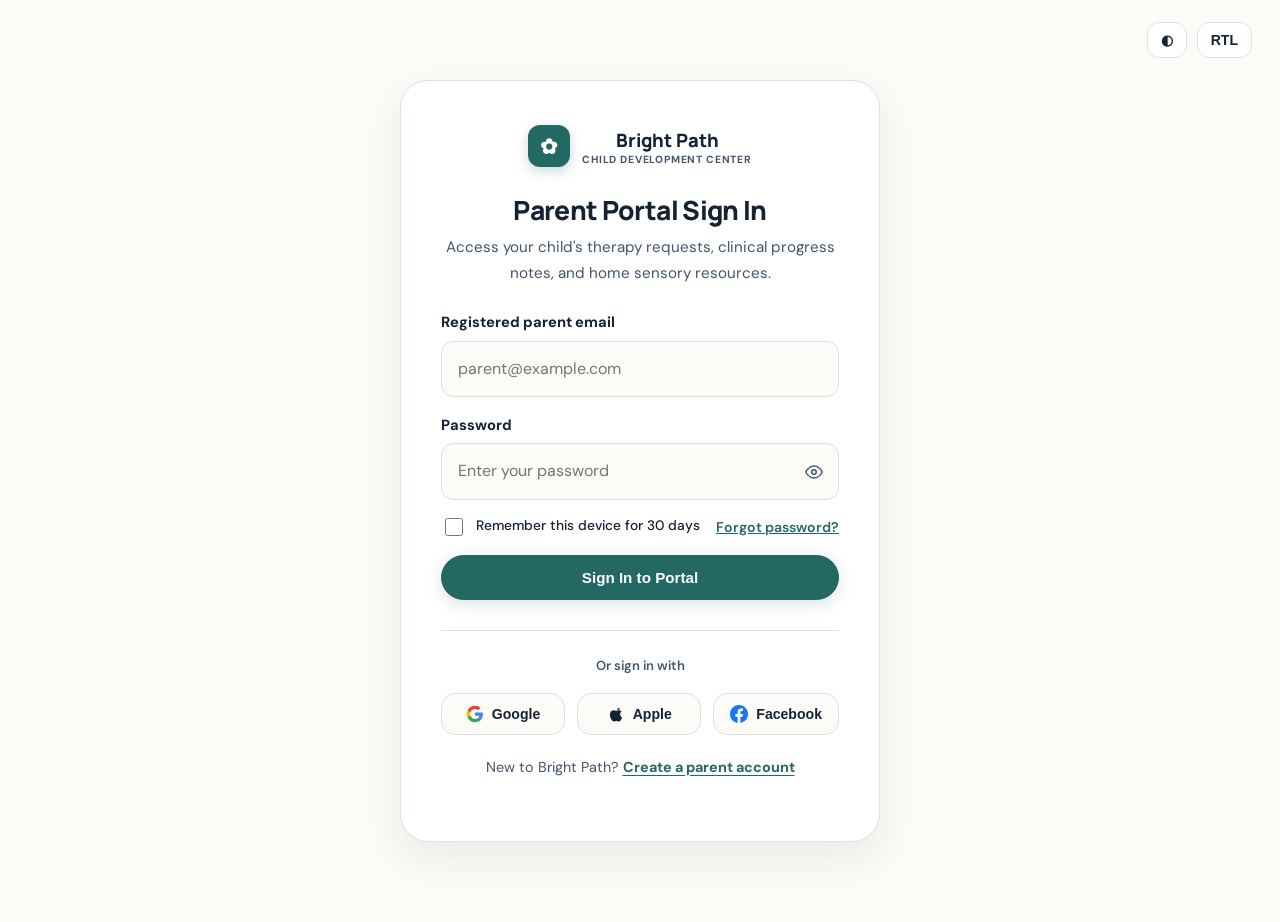
<file: login.html>
<!doctype html>
<html lang="en">
<head>
  <title>Parent Portal Sign In | Bright Path Child Development Center</title>
  <meta charset="UTF-8">
  <meta name="viewport" content="width=device-width, initial-scale=1">
  <meta name="description" content="Sign in to Bright Path Parent Portal. Track therapy sessions, clinical progress notes, and developmental milestones.">
  <link rel="icon" href="favicon.svg">
  <link rel="stylesheet" href="assets/style.css">
</head>
<body class="auth-page">

  <!-- 29. RTL and Theme buttons outside the card at top right corner (Stable on Mobile) -->
  <div class="auth-top-actions">
    <button class="icon-btn" data-theme-toggle aria-label="Toggle theme">◐</button>
    <button class="icon-btn" data-rtl-toggle aria-label="Toggle RTL">RTL</button>
  </div>

  <!-- Authentication card aligned to center (NO images) -->
  <div class="auth-wrapper">
    <main class="auth-card">
      <!-- 19. Brandname inside the card aligned center properly -->
      <div class="auth-brand-center">
        <a class="brand" href="index.html">
          <span class="brand-mark">✿</span>
          <span class="brand-text">
            <b>Bright Path</b>
            <small>Child Development Center</small>
          </span>
        </a>
      </div>

      <h1 style="text-align:center;font-size:1.65rem;margin-bottom:8px">Parent Portal Sign In</h1>
      <p class="auth-subtitle" style="text-align:center;margin-bottom:24px">Access your child's therapy requests, clinical progress notes, and home sensory resources.</p>

      <form data-demo-form class="auth-form">
        <div class="form-group">
          <label for="login-email">Registered parent email</label>
          <input type="email" id="login-email" required placeholder="parent@example.com">
        </div>

        <!-- 18. Password input with Eye Icon -->
        <div class="form-group">
          <label for="login-password">Password</label>
          <div class="password-field-wrap">
            <input type="password" id="login-password" required placeholder="Enter your password">
            <button type="button" class="password-toggle-btn" data-toggle-pass="login-password" aria-label="Show password">
              <svg viewBox="0 0 24 24" width="18" height="18" fill="none" stroke="currentColor" stroke-width="2" stroke-linecap="round" stroke-linejoin="round"><path d="M1 12s4-8 11-8 11 8 11 8-4 8-11 8-11-8-11-8z"></path><circle cx="12" cy="12" r="3"></circle></svg>
            </button>
          </div>
        </div>

        <!-- 16. Remove first terms checkbox, keep remember me & add Forgot Password link -->
        <div class="form-row-between">
          <label class="checkbox-label" style="margin:0">
            <input type="checkbox" name="remember" id="remember-me">
            <span>Remember this device for 30 days</span>
          </label>
          <a href="#" class="forgot-link">Forgot password?</a>
        </div>

        <!-- CTA button aligned properly -->
        <button type="submit" class="btn btn-block">Sign In to Portal</button>
        <p data-message class="form-msg" aria-live="polite"></p>
      </form>

      <!-- Single-Sign-On Vector SVGs (Centered, No repetition) -->
      <div class="auth-social-wrap">
        <span class="auth-divider-text">Or sign in with</span>
        <div class="auth-social-icons">
          <button type="button" class="social-auth-btn" aria-label="Sign in with Google">
            <svg viewBox="0 0 24 24" aria-hidden="true" width="18" height="18">
              <path fill="#4285F4" d="M22.56 12.25c0-.78-.07-1.53-.2-2.25H12v4.26h5.92c-.26 1.37-1.04 2.53-2.21 3.31v2.77h3.57c2.08-1.92 3.28-4.74 3.28-8.09z"/>
              <path fill="#34A853" d="M12 23c2.97 0 5.46-.98 7.28-2.66l-3.57-2.77c-.98.66-2.23 1.06-3.71 1.06-2.86 0-5.29-1.93-6.16-4.53H2.18v2.84C3.99 20.53 7.7 23 12 23z"/>
              <path fill="#FBBC05" d="M5.84 14.09c-.22-.66-.35-1.36-.35-2.09s.13-1.43.35-2.09V7.06H2.18C1.43 8.55 1 10.22 1 12s.43 3.45 1.18 4.94l2.85-2.22.81-.63z"/>
              <path fill="#EA4335" d="M12 5.38c1.62 0 3.06.56 4.21 1.64l3.15-3.15C17.45 2.09 14.97 1 12 1 7.7 1 3.99 3.47 2.18 7.06l3.66 2.84c.87-2.6 3.3-4.52 6.16-4.52z"/>
            </svg>
            <span>Google</span>
          </button>
          
          <button type="button" class="social-auth-btn" aria-label="Sign in with Apple">
            <svg viewBox="0 0 24 24" fill="currentColor" aria-hidden="true" width="18" height="18">
              <path d="M18.71 19.5c-.83 1.24-1.71 2.45-3.05 2.47-1.34.03-1.77-.79-3.29-.79-1.53 0-2 .77-3.27.82-1.31.05-2.3-1.32-3.14-2.53C4.25 17 2.94 12.45 4.7 9.39c.87-1.52 2.43-2.48 4.12-2.51 1.28-.02 2.5.87 3.29.87.78 0 2.26-1.07 3.81-.91.65.03 2.47.26 3.64 1.98-.09.06-2.17 1.28-2.15 3.81.03 3.02 2.65 4.03 2.68 4.04-.03.07-.42 1.44-1.38 2.83M15.97 6.38c.62-.75 1.04-1.8 0.92-2.85-.9.04-1.98.6-2.62 1.35-.57.65-.97 1.7-0.84 2.73.99.08 2.01-.51 2.54-1.23z"/>
            </svg>
            <span>Apple</span>
          </button>
          
          <button type="button" class="social-auth-btn" aria-label="Sign in with Facebook">
            <svg viewBox="0 0 24 24" fill="#1877F2" aria-hidden="true" width="18" height="18">
              <path d="M24 12.073c0-6.627-5.373-12-12-12s-12 5.373-12 12c0 5.99 4.388 10.954 10.125 11.854v-8.385H7.078v-3.47h3.047V9.43c0-3.007 1.792-4.669 4.533-4.669 1.312 0 2.686.235 2.686.235v2.953H15.83c-1.491 0-1.956.925-1.956 1.874v2.25h3.328l-.532 3.47h-2.796v8.385C19.612 23.027 24 18.062 24 12.073z"/>
            </svg>
            <span>Facebook</span>
          </button>
        </div>
      </div>

      <!-- 17 & 28. Removed "Follow our parent community" & removed "Need help signing in?" -->
      <div class="auth-footer-nav" style="text-align:center;margin-top:20px">
        <p>New to Bright Path? <a class="link" href="register.html">Create a parent account</a></p>
      </div>
    </main>
  </div>

  <script src="assets/app.js"></script>
</body>
</html>
</file>
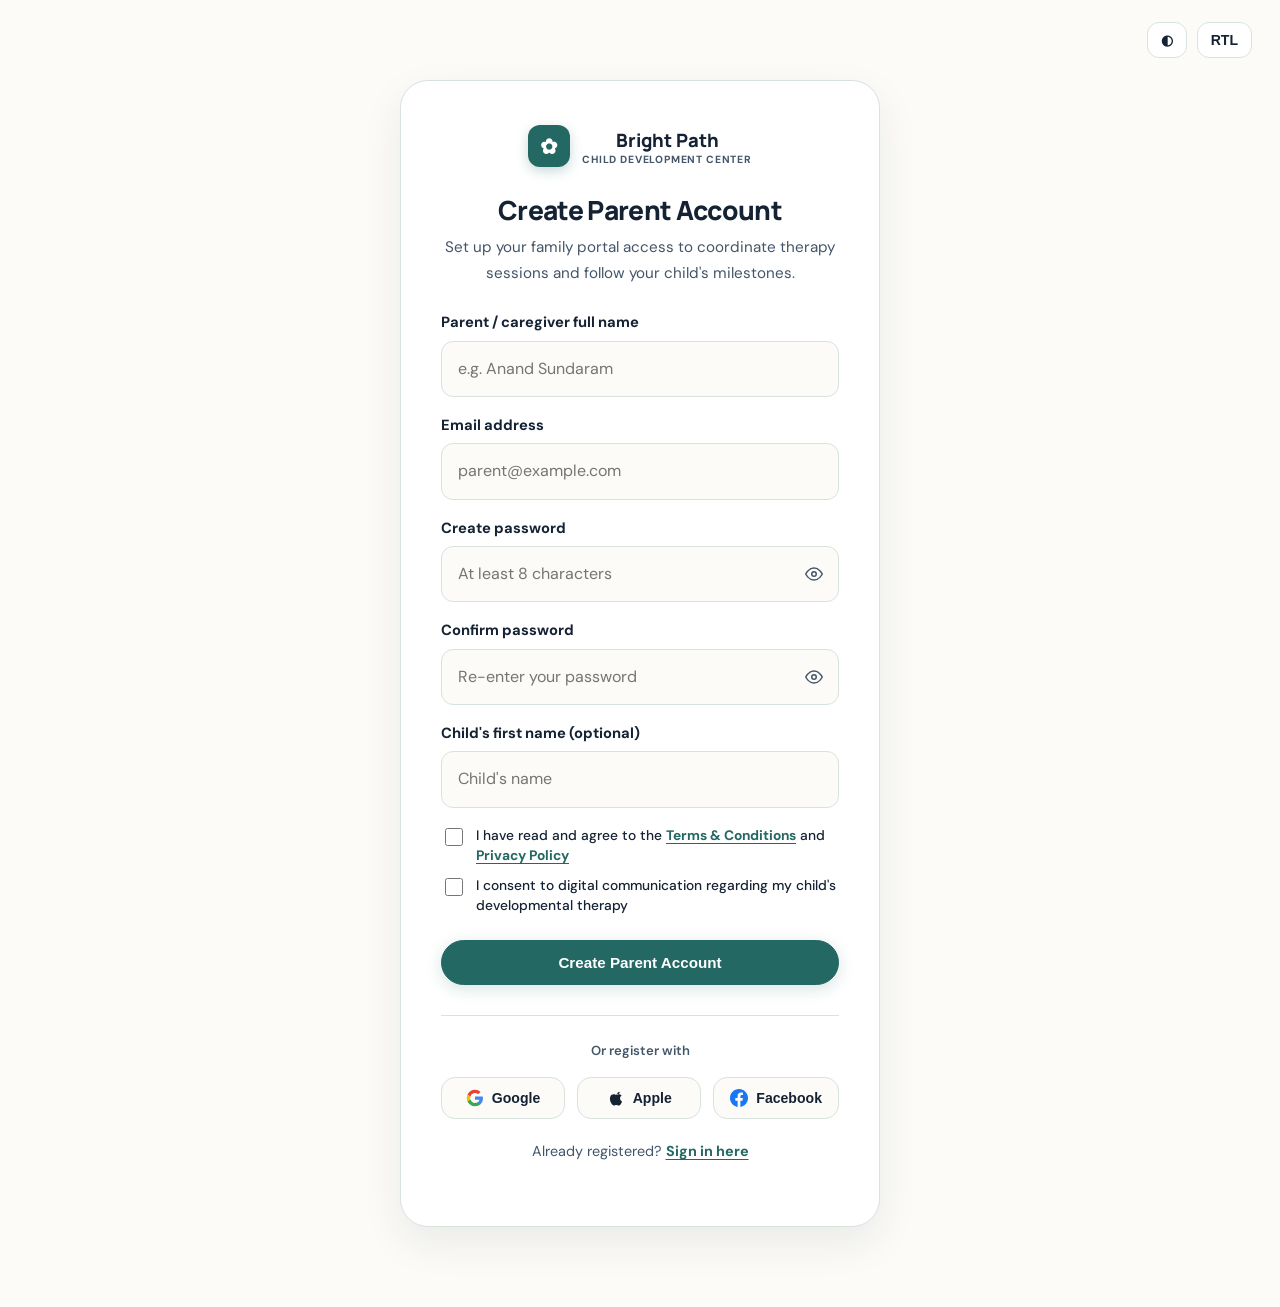
<file: register.html>
<!doctype html>
<html lang="en">
<head>
  <title>Create Parent Account | Bright Path Child Development Center</title>
  <meta charset="UTF-8">
  <meta name="viewport" content="width=device-width, initial-scale=1">
  <meta name="description" content="Register for the Bright Path Parent Portal to stay connected with your child's therapy plan and clinical updates.">
  <link rel="icon" href="favicon.svg">
  <link rel="stylesheet" href="assets/style.css">
</head>
<body class="auth-page">

  <!-- 29. RTL and Theme buttons outside the card at top right corner (Stable on Mobile) -->
  <div class="auth-top-actions">
    <button class="icon-btn" data-theme-toggle aria-label="Toggle theme">◐</button>
    <button class="icon-btn" data-rtl-toggle aria-label="Toggle RTL">RTL</button>
  </div>

  <!-- Authentication card aligned to center (NO images) -->
  <div class="auth-wrapper">
    <main class="auth-card">
      <!-- 19. Brandname inside the card aligned center properly -->
      <div class="auth-brand-center">
        <a class="brand" href="index.html">
          <span class="brand-mark">✿</span>
          <span class="brand-text">
            <b>Bright Path</b>
            <small>Child Development Center</small>
          </span>
        </a>
      </div>

      <h1 style="text-align:center;font-size:1.65rem;margin-bottom:8px">Create Parent Account</h1>
      <p class="auth-subtitle" style="text-align:center;margin-bottom:24px">Set up your family portal access to coordinate therapy sessions and follow your child's milestones.</p>

      <form data-demo-form class="auth-form">
        <div class="form-group">
          <label for="reg-name">Parent / caregiver full name</label>
          <input type="text" id="reg-name" required placeholder="e.g. Anand Sundaram">
        </div>

        <div class="form-group">
          <label for="reg-email">Email address</label>
          <input type="email" id="reg-email" required placeholder="parent@example.com">
        </div>

        <!-- 18. Password input with Eye Icon -->
        <div class="form-group">
          <label for="reg-pass">Create password</label>
          <div class="password-field-wrap">
            <input type="password" id="reg-pass" required minlength="8" placeholder="At least 8 characters">
            <button type="button" class="password-toggle-btn" data-toggle-pass="reg-pass" aria-label="Show password">
              <svg viewBox="0 0 24 24" width="18" height="18" fill="none" stroke="currentColor" stroke-width="2" stroke-linecap="round" stroke-linejoin="round"><path d="M1 12s4-8 11-8 11 8 11 8-4 8-11 8-11-8-11-8z"></path><circle cx="12" cy="12" r="3"></circle></svg>
            </button>
          </div>
        </div>

        <!-- 18. Confirm Password input with Eye Icon -->
        <div class="form-group">
          <label for="reg-confirm">Confirm password</label>
          <div class="password-field-wrap">
            <input type="password" id="reg-confirm" required minlength="8" placeholder="Re-enter your password">
            <button type="button" class="password-toggle-btn" data-toggle-pass="reg-confirm" aria-label="Show password">
              <svg viewBox="0 0 24 24" width="18" height="18" fill="none" stroke="currentColor" stroke-width="2" stroke-linecap="round" stroke-linejoin="round"><path d="M1 12s4-8 11-8 11 8 11 8-4 8-11 8-11-8-11-8z"></path><circle cx="12" cy="12" r="3"></circle></svg>
            </button>
          </div>
        </div>

        <div class="form-group">
          <label for="reg-child">Child's first name (optional)</label>
          <input type="text" id="reg-child" placeholder="Child's name">
        </div>

        <!-- Clinical consent & terms checkbox -->
        <div class="auth-checkbox-group">
          <label class="checkbox-label">
            <input type="checkbox" name="terms" required id="reg-terms">
            <span>I have read and agree to the <a href="#" class="link">Terms & Conditions</a> and <a href="#" class="link">Privacy Policy</a></span>
          </label>
          <label class="checkbox-label">
            <input type="checkbox" name="clinical-consent" required id="reg-consent">
            <span>I consent to digital communication regarding my child's developmental therapy</span>
          </label>
        </div>

        <!-- CTA button aligned properly -->
        <button type="submit" class="btn btn-block">Create Parent Account</button>
        <p data-message class="form-msg" aria-live="polite"></p>
      </form>

      <!-- Single-Sign-On Vector SVGs (Centered, No repetition) -->
      <div class="auth-social-wrap">
        <span class="auth-divider-text">Or register with</span>
        <div class="auth-social-icons">
          <button type="button" class="social-auth-btn" aria-label="Sign up with Google">
            <svg viewBox="0 0 24 24" aria-hidden="true" width="18" height="18">
              <path fill="#4285F4" d="M22.56 12.25c0-.78-.07-1.53-.2-2.25H12v4.26h5.92c-.26 1.37-1.04 2.53-2.21 3.31v2.77h3.57c2.08-1.92 3.28-4.74 3.28-8.09z"/>
              <path fill="#34A853" d="M12 23c2.97 0 5.46-.98 7.28-2.66l-3.57-2.77c-.98.66-2.23 1.06-3.71 1.06-2.86 0-5.29-1.93-6.16-4.53H2.18v2.84C3.99 20.53 7.7 23 12 23z"/>
              <path fill="#FBBC05" d="M5.84 14.09c-.22-.66-.35-1.36-.35-2.09s.13-1.43.35-2.09V7.06H2.18C1.43 8.55 1 10.22 1 12s.43 3.45 1.18 4.94l2.85-2.22.81-.63z"/>
              <path fill="#EA4335" d="M12 5.38c1.62 0 3.06.56 4.21 1.64l3.15-3.15C17.45 2.09 14.97 1 12 1 7.7 1 3.99 3.47 2.18 7.06l3.66 2.84c.87-2.6 3.3-4.52 6.16-4.52z"/>
            </svg>
            <span>Google</span>
          </button>

          <button type="button" class="social-auth-btn" aria-label="Sign up with Apple">
            <svg viewBox="0 0 24 24" fill="currentColor" aria-hidden="true" width="18" height="18">
              <path d="M18.71 19.5c-.83 1.24-1.71 2.45-3.05 2.47-1.34.03-1.77-.79-3.29-.79-1.53 0-2 .77-3.27.82-1.31.05-2.3-1.32-3.14-2.53C4.25 17 2.94 12.45 4.7 9.39c.87-1.52 2.43-2.48 4.12-2.51 1.28-.02 2.5.87 3.29.87.78 0 2.26-1.07 3.81-.91.65.03 2.47.26 3.64 1.98-.09.06-2.17 1.28-2.15 3.81.03 3.02 2.65 4.03 2.68 4.04-.03.07-.42 1.44-1.38 2.83M15.97 6.38c.62-.75 1.04-1.8 0.92-2.85-.9.04-1.98.6-2.62 1.35-.57.65-.97 1.7-0.84 2.73.99.08 2.01-.51 2.54-1.23z"/>
            </svg>
            <span>Apple</span>
          </button>

          <button type="button" class="social-auth-btn" aria-label="Sign up with Facebook">
            <svg viewBox="0 0 24 24" fill="#1877F2" aria-hidden="true" width="18" height="18">
              <path d="M24 12.073c0-6.627-5.373-12-12-12s-12 5.373-12 12c0 5.99 4.388 10.954 10.125 11.854v-8.385H7.078v-3.47h3.047V9.43c0-3.007 1.792-4.669 4.533-4.669 1.312 0 2.686.235 2.686.235v2.953H15.83c-1.491 0-1.956.925-1.956 1.874v2.25h3.328l-.532 3.47h-2.796v8.385C19.612 23.027 24 18.062 24 12.073z"/>
            </svg>
            <span>Facebook</span>
          </button>
        </div>
      </div>

      <!-- 17. Removed "Follow our parent community" -->
      <div class="auth-footer-nav" style="text-align:center;margin-top:20px">
        <p>Already registered? <a class="link" href="login.html">Sign in here</a></p>
      </div>
    </main>
  </div>

  <script src="assets/app.js"></script>
</body>
</html>
</file>
<file: assets/style.css>
@import url('https://fonts.googleapis.com/css2?family=DM+Sans:ital,wght@0,400;0,500;0,600;0,700;1,400&family=Manrope:wght@500;600;700;800&display=swap');

:root {
  --ink: #142233;
  --muted: #435569;
  --brand: #246864;
  --brand-hover: #1b524f;
  --brand-light: #eaf4f1;
  --deep: #16433f;
  --accent: #d97706;
  --mint: #eaf4f1;
  --peach: #fdf2e9;
  --bg: #fcfbf8;
  --surface: #ffffff;
  --line: #d8e2df;
  --shadow: 0 16px 40px rgba(20, 34, 51, 0.08);
  --shadow-sm: 0 4px 16px rgba(20, 34, 51, 0.05);
  --shadow-hover: 0 20px 48px rgba(20, 34, 51, 0.12);
  --btn-text: #ffffff;
  --radius-lg: 24px;
  --radius-md: 16px;
  --radius-sm: 10px;
}

[data-theme="dark"] {
  --ink: #f4f8f7;
  --muted: #b9cac6;
  --brand: #58d3bf;
  --brand-hover: #7ae0cf;
  --brand-light: #16302c;
  --deep: #163632;
  --accent: #f7b968;
  --mint: #152d29;
  --peach: #36281e;
  --bg: #0e1a18;
  --surface: #162825;
  --line: #273e3a;
  --shadow: 0 16px 40px rgba(0, 0, 0, 0.5);
  --shadow-sm: 0 4px 16px rgba(0, 0, 0, 0.35);
  --shadow-hover: 0 20px 48px rgba(0, 0, 0, 0.6);
  --btn-text: #09221e;
}

* {
  box-sizing: border-box;
}

html {
  scroll-behavior: smooth;
}

body {
  margin: 0;
  background: var(--bg);
  color: var(--ink);
  font: 16px/1.65 'DM Sans', -apple-system, BlinkMacSystemFont, 'Segoe UI', Roboto, sans-serif;
  transition: background 0.25s ease, color 0.25s ease;
  overflow-x: hidden;
  -webkit-font-smoothing: antialiased;
}

h1, h2, h3, h4, h5 {
  font-family: 'Manrope', -apple-system, BlinkMacSystemFont, sans-serif;
  line-height: 1.2;
  letter-spacing: -0.025em;
  margin: 0 0 16px;
  color: var(--ink);
}

h1 {
  font-size: clamp(2.3rem, 4.4vw, 3.8rem);
  font-weight: 800;
}

h2 {
  font-size: clamp(1.8rem, 3.2vw, 2.6rem);
  font-weight: 800;
}

h3 {
  font-size: clamp(1.2rem, 2vw, 1.45rem);
  font-weight: 700;
}

p {
  color: var(--muted);
  margin: 0 0 18px;
  line-height: 1.7;
}

a {
  color: inherit;
  text-decoration: none;
  transition: all 0.2s ease;
}

img {
  display: block;
  max-width: 100%;
  height: auto;
  image-rendering: auto;
}

.container {
  width: min(1180px, calc(100% - 48px));
  margin: 0 auto;
}

/* TOPBAR */
.topbar {
  background: var(--deep);
  color: #ffffff;
  padding: 9px 0;
  font-size: 0.84rem;
  font-weight: 500;
  border-bottom: 1px solid rgba(255, 255, 255, 0.1);
}

.topbar .container {
  display: flex;
  justify-content: space-between;
  align-items: center;
  gap: 12px;
  flex-wrap: wrap;
}

.topbar span {
  display: inline-flex;
  align-items: center;
  gap: 8px;
}

/* SITE HEADER & NAVBAR */
.site-header {
  position: sticky;
  top: 0;
  z-index: 1000;
  background: var(--bg);
  border-bottom: 1px solid var(--line);
  backdrop-filter: blur(14px);
  -webkit-backdrop-filter: blur(14px);
  transition: background 0.25s ease, border-color 0.25s ease, box-shadow 0.25s ease;
}

.nav-wrap {
  height: 84px;
  display: flex;
  align-items: center;
  justify-content: space-between;
  gap: 20px;
  position: relative;
}

/* BRAND */
.brand {
  display: inline-flex;
  align-items: center;
  gap: 12px;
  font: 800 1.18rem 'Manrope', sans-serif;
  color: var(--ink);
  white-space: nowrap;
  flex-shrink: 0;
}

.brand-mark {
  width: 44px;
  height: 44px;
  border-radius: 14px;
  background: var(--brand);
  color: #ffffff;
  display: grid;
  place-items: center;
  font-size: 1.4rem;
  box-shadow: 0 4px 14px rgba(36, 104, 100, 0.25);
  flex-shrink: 0;
}

[data-theme="dark"] .brand-mark {
  color: #0b221f;
}

.brand small {
  display: block;
  font: 600 0.65rem 'DM Sans', sans-serif;
  letter-spacing: 0.1em;
  color: var(--muted);
  text-transform: uppercase;
  margin-top: 2px;
}

/* 1. NAVBAR MENU OPTIONS ALIGNED TO CENTER */
.nav-links {
  display: flex;
  align-items: center;
  justify-content: center;
  gap: 20px;
  font-size: 0.92rem;
  font-weight: 700;
  margin: 0 auto; /* Perfectly centers menu options */
  list-style: none;
  padding: 0;
}

.nav-links a {
  color: var(--ink);
  padding: 8px 4px;
  position: relative;
  transition: color 0.2s ease;
  white-space: nowrap;
}

.nav-links a:hover,
.nav-links a.active {
  color: var(--brand);
}

.nav-links a.active::after {
  content: '';
  position: absolute;
  bottom: -2px;
  left: 0;
  right: 0;
  height: 2.5px;
  background: var(--brand);
  border-radius: 4px;
}

/* 3. PARENT LOGIN BUTTON AT LAST + ACTIONS */
.nav-actions {
  display: flex;
  align-items: center;
  gap: 10px;
  flex-shrink: 0;
}

.btn-login {
  display: inline-flex;
  align-items: center;
  justify-content: center;
  gap: 6px;
  padding: 9px 20px;
  font-size: 0.88rem;
  font-weight: 700;
  border-radius: 99px;
  background: var(--brand);
  color: var(--btn-text) !important;
  border: 1px solid var(--brand);
  cursor: pointer;
  white-space: nowrap;
  box-shadow: 0 4px 14px rgba(36, 104, 100, 0.2);
  transition: transform 0.2s ease, background 0.2s ease, box-shadow 0.2s ease;
}

.btn-login:hover {
  transform: translateY(-2px);
  background: var(--brand-hover);
  box-shadow: 0 6px 18px rgba(36, 104, 100, 0.28);
}

.icon-btn, .menu-btn {
  border: 1px solid var(--line);
  background: var(--surface);
  color: var(--ink);
  border-radius: 12px;
  padding: 9px 13px;
  font-weight: 700;
  font-size: 0.88rem;
  cursor: pointer;
  display: inline-flex;
  align-items: center;
  justify-content: center;
  gap: 6px;
  transition: background 0.2s ease, border-color 0.2s ease, transform 0.15s ease;
}

.icon-btn:hover, .menu-btn:hover {
  background: var(--mint);
  border-color: var(--brand);
  transform: translateY(-1px);
}

.menu-btn {
  display: none;
}

/* BUTTONS */
.btn {
  display: inline-flex;
  align-items: center;
  justify-content: center;
  gap: 8px;
  padding: 13px 26px;
  border-radius: 99px;
  background: var(--brand);
  color: var(--btn-text);
  font-weight: 700;
  font-size: 0.95rem;
  border: 1px solid var(--brand);
  cursor: pointer;
  transition: all 0.22s cubic-bezier(0.16, 1, 0.3, 1);
  box-shadow: 0 4px 16px rgba(36, 104, 100, 0.18);
  text-align: center;
}

.btn:hover {
  background: var(--brand-hover);
  transform: translateY(-2px);
  box-shadow: 0 8px 24px rgba(36, 104, 100, 0.28);
}

.btn.secondary {
  background: transparent;
  color: var(--brand);
  border: 2px solid var(--brand);
  box-shadow: none;
}

.btn.secondary:hover {
  background: var(--mint);
  transform: translateY(-2px);
}

.btn.light {
  background: #ffffff;
  color: #16433f;
  border-color: #ffffff;
  font-weight: 800;
  box-shadow: 0 4px 16px rgba(0, 0, 0, 0.12);
}

.btn.light:hover {
  background: #f4faf8;
  color: #113431;
  transform: translateY(-2px);
  box-shadow: 0 8px 22px rgba(0, 0, 0, 0.18);
}

.btn.btn-sm {
  padding: 8px 18px;
  font-size: 0.85rem;
}

.btn-block {
  width: 100%;
}

.eyebrow {
  display: inline-flex;
  align-items: center;
  gap: 8px;
  color: var(--brand);
  font-weight: 800;
  letter-spacing: 0.12em;
  text-transform: uppercase;
  font-size: 0.78rem;
  margin-bottom: 14px;
}

/* 10. HERO SECTIONS - ALIGNED TO CENTER */
.hero {
  padding: 68px 0 76px;
  text-align: center;
  position: relative;
}

.hero-center-wrap {
  max-width: 860px;
  margin: 0 auto;
  display: flex;
  flex-direction: column;
  align-items: center;
  text-align: center;
}

.hero-copy {
  font-size: 1.15rem;
  max-width: 680px;
  margin: 0 auto 24px;
  color: var(--muted);
  line-height: 1.7;
}

/* 5. CTA BUTTONS PROPERLY ALIGNED TO CENTER */
.hero-buttons {
  display: flex;
  align-items: center;
  justify-content: center;
  gap: 16px;
  flex-wrap: wrap;
  margin: 24px auto 30px;
}

.trust {
  display: flex;
  align-items: center;
  justify-content: center;
  gap: 22px;
  flex-wrap: wrap;
  color: var(--muted);
  font-size: 0.9rem;
  font-weight: 600;
  margin-bottom: 38px;
}

.hero-visual-center {
  width: 100%;
  max-width: 960px;
  margin: 0 auto;
  position: relative;
}

.hero-visual-center img {
  width: 100%;
  height: 500px;
  object-fit: cover;
  border-radius: 30px;
  box-shadow: var(--shadow);
}

.hero-float-badge {
  position: absolute;
  bottom: 24px;
  right: 28px;
  background: var(--surface);
  padding: 18px 24px;
  border: 1px solid var(--line);
  border-radius: 20px;
  max-width: 290px;
  text-align: left;
  box-shadow: var(--shadow);
}

.hero-float-badge b {
  display: block;
  color: var(--brand);
  font: 800 1.25rem 'Manrope', sans-serif;
  margin-bottom: 4px;
}

.hero-float-badge p {
  margin: 0;
  font-size: 0.86rem;
  line-height: 1.5;
}

/* PAGE HERO (FOR SUBPAGES) - CENTERED */
.page-hero {
  padding: 68px 0 56px;
  text-align: center;
  background: var(--mint);
  position: relative;
}

.page-hero .container {
  display: flex;
  flex-direction: column;
  align-items: center;
  text-align: center;
}

.page-hero h1 {
  margin: 10px 0 16px;
  max-width: 840px;
}

.page-hero p {
  max-width: 700px;
  margin: 0 auto;
  font-size: 1.1rem;
}

.page-hero-image {
  width: 100%;
  max-width: 960px;
  margin: 36px auto 0;
  border-radius: 26px;
  overflow: hidden;
  box-shadow: var(--shadow);
}

.page-hero-image img {
  width: 100%;
  height: 420px;
  object-fit: cover;
}

/* SECTIONS & GRIDS */
.section {
  padding: 80px 0;
  position: relative;
}

.soft {
  background: var(--mint);
}

.head {
  text-align: center;
  max-width: 720px;
  margin: 0 auto 48px;
}

.head p {
  font-size: 1.05rem;
  margin-top: 10px;
}

.grid3 {
  display: grid;
  grid-template-columns: repeat(3, 1fr);
  gap: 28px;
}

.grid2 {
  display: grid;
  grid-template-columns: repeat(2, 1fr);
  gap: 32px;
  align-items: center;
}

.grid4 {
  display: grid;
  grid-template-columns: repeat(4, 1fr);
  gap: 22px;
}

/* CARDS */
.card, .form-card {
  background: var(--surface);
  border: 1px solid var(--line);
  border-radius: var(--radius-lg);
  overflow: hidden;
  box-shadow: var(--shadow-sm);
  transition: transform 0.25s ease, box-shadow 0.25s ease;
  display: flex;
  flex-direction: column;
}

.card:hover {
  transform: translateY(-5px);
  box-shadow: var(--shadow-hover);
}

.card img {
  width: 100%;
  height: 235px;
  object-fit: cover;
  transition: transform 0.35s ease;
}

.card:hover img {
  transform: scale(1.03);
}

.pad {
  padding: 28px;
  flex-grow: 1;
  display: flex;
  flex-direction: column;
}

.pad p:last-child {
  margin-bottom: 0;
}

.ico {
  width: 54px;
  height: 54px;
  border-radius: 16px;
  background: var(--peach);
  display: grid;
  place-items: center;
  font-size: 1.5rem;
  margin-bottom: 18px;
  flex-shrink: 0;
}

.card-tag {
  display: inline-block;
  padding: 4px 12px;
  border-radius: 8px;
  background: var(--mint);
  color: var(--brand);
  font-size: 0.78rem;
  font-weight: 700;
  margin-bottom: 12px;
  letter-spacing: 0.04em;
  text-transform: uppercase;
}

.badge-tag {
  display: inline-flex;
  align-items: center;
  padding: 3px 10px;
  border-radius: 99px;
  font-size: 0.76rem;
  font-weight: 700;
  background: var(--peach);
  color: var(--accent);
}

/* SPLIT CONTENT SECTION */
.split {
  display: grid;
  grid-template-columns: 1fr 1fr;
  gap: 52px;
  align-items: center;
}

.split img {
  width: 100%;
  height: 450px;
  object-fit: cover;
  border-radius: 28px;
  box-shadow: var(--shadow);
}

.checks {
  padding: 0;
  list-style: none;
  margin: 22px 0 30px;
}

.checks li {
  margin: 14px 0;
  color: var(--ink);
  font-weight: 500;
  display: flex;
  align-items: flex-start;
  gap: 12px;
}

.checks li::before {
  content: '✓';
  color: var(--brand);
  font-weight: 900;
  background: var(--mint);
  width: 24px;
  height: 24px;
  border-radius: 50%;
  display: grid;
  place-items: center;
  flex-shrink: 0;
  font-size: 0.85rem;
}

/* STATS */
.stats {
  display: grid;
  grid-template-columns: repeat(4, 1fr);
  gap: 20px;
}

.stat {
  text-align: center;
  background: var(--surface);
  border: 1px solid var(--line);
  border-radius: 20px;
  padding: 26px 20px;
  box-shadow: var(--shadow-sm);
  transition: transform 0.2s ease;
}

.stat:hover {
  transform: translateY(-3px);
}

.stat b {
  display: block;
  color: var(--brand);
  font: 800 2.2rem 'Manrope', sans-serif;
  margin-bottom: 4px;
}

.quote {
  background: var(--peach);
  border-radius: 24px;
  padding: 36px;
  font-size: 1.15rem;
  line-height: 1.65;
  border: 1px solid rgba(242, 182, 109, 0.3);
}

/* 5. CTA BANNERS ALIGNED PROPERLY */
.cta {
  background: linear-gradient(135deg, var(--deep) 0%, #1c524e 100%);
  color: #ffffff;
  padding: 56px 40px;
  border-radius: 30px;
  display: flex;
  flex-direction: column;
  align-items: center;
  justify-content: center;
  text-align: center;
  gap: 22px;
  box-shadow: var(--shadow);
}

.cta h2 {
  color: #ffffff;
  margin: 0;
  font-size: clamp(1.8rem, 3.2vw, 2.7rem);
}

.cta p {
  color: #e3f2ee;
  font-size: 1.1rem;
  max-width: 660px;
  margin: 0 auto;
}

.cta .btn {
  margin-top: 8px;
  align-self: center;
}

/* GALLERY GRID */
.gallery {
  display: grid;
  grid-template-columns: repeat(3, 1fr);
  gap: 26px;
}

.gallery-card {
  position: relative;
  overflow: hidden;
  border-radius: 22px;
  box-shadow: var(--shadow-sm);
  background: var(--surface);
  border: 1px solid var(--line);
  transition: transform 0.25s ease, box-shadow 0.25s ease;
}

.gallery-card:hover {
  transform: translateY(-4px);
  box-shadow: var(--shadow-hover);
}

.gallery-card img {
  width: 100%;
  height: 280px;
  object-fit: cover;
  transition: transform 0.35s ease;
}

.gallery-card:hover img {
  transform: scale(1.05);
}

.gallery-info {
  padding: 20px 22px;
  background: var(--surface);
}

.gallery-info h4 {
  margin: 0 0 5px;
  font-size: 1.05rem;
}

.gallery-info p {
  margin: 0;
  font-size: 0.86rem;
  color: var(--muted);
}

/* PRODUCTS PAGE STYLES */
.product-card {
  background: var(--surface);
  border: 1px solid var(--line);
  border-radius: 22px;
  overflow: hidden;
  box-shadow: var(--shadow-sm);
  display: flex;
  flex-direction: column;
  transition: transform 0.25s ease, box-shadow 0.25s ease;
}

.product-card:hover {
  transform: translateY(-5px);
  box-shadow: var(--shadow-hover);
}

.product-img-wrap {
  position: relative;
  overflow: hidden;
}

.product-card img {
  width: 100%;
  height: 250px;
  object-fit: cover;
  transition: transform 0.35s ease;
}

.product-card:hover img {
  transform: scale(1.04);
}

.product-badge {
  position: absolute;
  top: 14px;
  left: 14px;
  background: rgba(22, 40, 37, 0.9);
  color: #ffffff;
  padding: 5px 12px;
  border-radius: 99px;
  font-size: 0.74rem;
  font-weight: 700;
  letter-spacing: 0.04em;
  text-transform: uppercase;
  backdrop-filter: blur(6px);
}

.product-body {
  padding: 26px;
  display: flex;
  flex-direction: column;
  flex-grow: 1;
}

.product-body h3 {
  margin: 0 0 8px;
  font-size: 1.25rem;
}

.product-meta {
  display: flex;
  gap: 8px;
  flex-wrap: wrap;
  margin: 8px 0 14px;
}

.product-meta span {
  font-size: 0.78rem;
  padding: 4px 10px;
  background: var(--mint);
  color: var(--brand);
  border-radius: 8px;
  font-weight: 600;
}

.product-body p {
  font-size: 0.92rem;
  margin-bottom: 22px;
  flex-grow: 1;
}

.product-footer {
  display: flex;
  align-items: center;
  justify-content: space-between;
  border-top: 1px solid var(--line);
  padding-top: 18px;
  margin-top: auto;
}

.product-price {
  font: 800 1.25rem 'Manrope', sans-serif;
  color: var(--brand);
}

/* CONTACT PAGE */
.contact {
  display: grid;
  grid-template-columns: 1fr 1fr;
  gap: 36px;
}

.form-card {
  padding: 36px;
}

label {
  display: block;
  font-weight: 700;
  font-size: 0.92rem;
  margin: 14px 0 6px;
  color: var(--ink);
}

input, select, textarea {
  width: 100%;
  padding: 14px 16px;
  border: 1px solid var(--line);
  border-radius: 12px;
  background: var(--bg);
  color: var(--ink);
  font: inherit;
  transition: border-color 0.2s ease, outline 0.2s ease, box-shadow 0.2s ease;
}

textarea {
  min-height: 125px;
  resize: vertical;
}

input:focus, textarea:focus, select:focus {
  outline: 2px solid var(--brand);
  border-color: transparent;
  box-shadow: 0 0 0 4px var(--mint);
}

.map {
  width: 100%;
  height: 350px;
  border: 0;
  border-radius: 22px;
  margin-top: 22px;
  box-shadow: var(--shadow-sm);
}

.info {
  margin: 16px 0;
  color: var(--muted);
  display: flex;
  align-items: flex-start;
  gap: 12px;
  font-size: 0.96rem;
}

.socials {
  display: flex;
  align-items: center;
  gap: 12px;
  margin-top: 18px;
}

.socials a {
  border: 1px solid rgba(255, 255, 255, 0.2);
  border-radius: 50%;
  width: 40px;
  height: 40px;
  display: inline-flex;
  align-items: center;
  justify-content: center;
  color: #bed2cb;
  transition: background 0.2s ease, border-color 0.2s ease, transform 0.15s ease, color 0.2s ease;
}

.socials a svg {
  width: 18px;
  height: 18px;
}

.socials a:hover {
  background: var(--brand);
  border-color: var(--brand);
  color: #ffffff;
  transform: translateY(-2px);
}

/* FOOTER */
.footer {
  background: #0f201e;
  color: #ffffff;
  padding: 64px 0 28px;
  border-top: 1px solid rgba(255, 255, 255, 0.08);
}

.footer p, .footer a {
  color: #bed2cb;
  transition: color 0.2s ease;
}

.footer a:hover {
  color: #ffffff;
}

.footgrid {
  display: grid;
  grid-template-columns: 1.4fr 1fr 1fr 1fr;
  gap: 36px;
}

.footer h3 {
  color: #ffffff;
  font-size: 1.15rem;
  margin-bottom: 20px;
}

.footbottom {
  border-top: 1px solid rgba(255, 255, 255, 0.1);
  margin-top: 48px;
  padding-top: 24px;
  color: #9cb5ae;
  font-size: 0.88rem;
  display: flex;
  justify-content: space-between;
  align-items: center;
  flex-wrap: wrap;
  gap: 12px;
}

/* 7 & 8. AUTHENTICATION PAGES (WITHOUT BACK BUTTON, PERFECTLY FIXED SOCIAL ICONS) */
.auth-page {
  min-height: 100vh;
  display: flex;
  flex-direction: column;
  justify-content: center;
  align-items: center;
  padding: 40px 20px;
  position: relative;
  background: var(--bg);
}

/* RTL & Theme buttons outside the card at top right corner */
.auth-top-actions {
  position: fixed;
  top: 22px;
  right: 28px;
  display: flex;
  align-items: center;
  gap: 10px;
  z-index: 1000;
}

/* Authentication card centered */
.auth-wrapper {
  width: 100%;
  max-width: 480px;
  margin: 40px auto;
}

.auth-card {
  background: var(--surface);
  border: 1px solid var(--line);
  border-radius: 28px;
  padding: 44px 40px;
  box-shadow: var(--shadow);
  text-align: center;
}

/* Brand inside card aligned center */
.auth-brand-center {
  display: flex;
  justify-content: center;
  align-items: center;
  margin-bottom: 26px;
}

.brand.brand-center {
  display: flex;
  flex-direction: column;
  align-items: center;
  text-align: center;
  gap: 10px;
}

.auth-card h1 {
  font-size: 1.95rem;
  margin: 0 0 8px;
  text-align: center;
}

.auth-subtitle {
  font-size: 0.95rem;
  color: var(--muted);
  margin-bottom: 28px;
  text-align: center;
}

.auth-form {
  text-align: left;
}

.form-group {
  margin-bottom: 16px;
}

/* TERMS AND CONDITIONS CHECKBOX */
.auth-checkbox-group {
  margin: 18px 0 24px;
  display: flex;
  flex-direction: column;
  gap: 10px;
}

.checkbox-label {
  display: flex;
  align-items: flex-start;
  gap: 10px;
  font-size: 0.86rem;
  color: var(--ink);
  cursor: pointer;
  line-height: 1.45;
  margin: 0;
  font-weight: 500;
}

.checkbox-label input[type="checkbox"] {
  width: 18px;
  height: 18px;
  margin-top: 2px;
  accent-color: var(--brand);
  cursor: pointer;
  flex-shrink: 0;
}

.link {
  color: var(--brand);
  font-weight: 700;
  text-decoration: underline;
  text-underline-offset: 3px;
}

.link:hover {
  color: var(--brand-hover);
}

/* SOCIAL MEDIA ICONS - PROPERLY FIXED & CENTERED */
.auth-social-wrap {
  margin-top: 30px;
  padding-top: 24px;
  border-top: 1px solid var(--line);
}

.auth-divider-text {
  font-size: 0.82rem;
  color: var(--muted);
  font-weight: 600;
  margin-bottom: 16px;
  display: block;
  text-align: center;
}

.auth-social-icons {
  display: flex;
  justify-content: center;
  align-items: center;
  gap: 12px;
}

.social-auth-btn {
  display: inline-flex;
  align-items: center;
  justify-content: center;
  gap: 8px;
  padding: 11px 16px;
  border: 1px solid var(--line);
  background: var(--bg);
  border-radius: 14px;
  color: var(--ink);
  font-weight: 600;
  font-size: 0.88rem;
  transition: all 0.2s ease;
  flex: 1;
}

.social-auth-btn svg {
  width: 18px;
  height: 18px;
  flex-shrink: 0;
}

.social-auth-btn:hover {
  background: var(--surface);
  border-color: var(--brand);
  color: var(--brand);
  transform: translateY(-2px);
  box-shadow: 0 4px 14px rgba(0, 0, 0, 0.08);
}

/* Community follow social buttons (centered, no duplicates) */
.auth-community-wrap {
  margin-top: 26px;
  padding-top: 18px;
  border-top: 1px dashed var(--line);
}

.auth-community-label {
  font-size: 0.8rem;
  color: var(--muted);
  font-weight: 600;
  margin-bottom: 12px;
  display: block;
  text-align: center;
}

.auth-community-icons {
  display: flex;
  justify-content: center;
  align-items: center;
  gap: 12px;
}

.community-icon-btn {
  width: 40px;
  height: 40px;
  border-radius: 50%;
  border: 1px solid var(--line);
  background: var(--bg);
  color: var(--muted);
  display: grid;
  place-items: center;
  transition: all 0.2s ease;
}

.community-icon-btn svg {
  width: 18px;
  height: 18px;
  fill: currentColor;
}

.community-icon-btn:hover {
  background: var(--brand);
  border-color: var(--brand);
  color: #ffffff;
  transform: translateY(-2px);
}

.auth-footer-nav {
  margin-top: 24px;
  font-size: 0.9rem;
  text-align: center;
}

.form-msg {
  margin-top: 14px;
  font-size: 0.9rem;
  font-weight: 600;
  color: var(--brand);
  text-align: center;
}

/* DASHBOARD */
.dash {
  display: grid;
  grid-template-columns: 250px 1fr;
  min-height: 75vh;
}

.dash-side {
  background: var(--mint);
  padding: 32px 22px;
  border-right: 1px solid var(--line);
}

.dash-side h3 {
  font-size: 1.1rem;
  margin-bottom: 20px;
}

.dash-side a {
  display: flex;
  align-items: center;
  gap: 10px;
  padding: 12px 16px;
  border-radius: 12px;
  color: var(--muted);
  font-weight: 700;
  margin-bottom: 8px;
  transition: all 0.2s ease;
}

.dash-side a:hover, .dash-side a.active {
  background: var(--surface);
  color: var(--brand);
  box-shadow: var(--shadow-sm);
}

.dash-main {
  padding: 38px 42px;
}

.dashcards {
  display: grid;
  grid-template-columns: repeat(3, 1fr);
  gap: 20px;
  margin: 30px 0;
}

.metric {
  padding: 24px;
  border: 1px solid var(--line);
  border-radius: 20px;
  background: var(--surface);
  box-shadow: var(--shadow-sm);
}

.metric b {
  display: block;
  color: var(--brand);
  font: 800 2rem 'Manrope', sans-serif;
  margin: 6px 0 2px;
}

.metric small {
  color: var(--muted);
  font-size: 0.82rem;
}

.tablewrap {
  overflow-x: auto;
}

.data {
  width: 100%;
  border-collapse: collapse;
}

.data th, .data td {
  text-align: left;
  padding: 14px;
  border-bottom: 1px solid var(--line);
}

.data th {
  font-weight: 700;
  font-size: 0.88rem;
  color: var(--muted);
}

.notice {
  background: var(--peach);
  padding: 18px 22px;
  border-radius: 16px;
  margin: 16px 0;
  border-left: 4px solid var(--accent);
}

.progress {
  height: 10px;
  background: var(--line);
  border-radius: 20px;
  margin: 10px 0;
  overflow: hidden;
}

.progress span {
  display: block;
  width: 65%;
  height: 100%;
  background: var(--brand);
  border-radius: 20px;
}

/* RTL SUPPORT */
.rtl {
  direction: rtl;
}

.rtl .hero-float-badge {
  right: auto;
  left: 28px;
  text-align: right;
}

.rtl .auth-top-actions {
  right: auto;
  left: 28px;
}

.rtl .checks li::before {
  margin-right: 0;
  margin-left: 12px;
}

.rtl .data th, .rtl .data td {
  text-align: right;
}

.rtl .dash-side {
  border-right: none;
  border-left: 1px solid var(--line);
}

.rtl .notice {
  border-left: none;
  border-right: 4px solid var(--accent);
}

/* 4. PERFECT RESPONSIVE ALIGNMENT IN 768px, 1024px, MOBILE & TABLET VIEW */

/* 1024px View (Small Desktop & Tablet Landscape) */
@media (max-width: 1024px) {
  .container {
    width: min(960px, calc(100% - 44px));
  }

  .nav-wrap {
    height: 80px;
  }

  .nav-links {
    gap: 15px;
    font-size: 0.88rem;
  }

  .btn-login {
    padding: 8px 16px;
    font-size: 0.84rem;
  }

  .hero {
    padding: 60px 0 68px;
  }

  .hero-visual-center img {
    height: 440px;
  }

  .page-hero-image img {
    height: 380px;
  }

  .grid3 {
    gap: 22px;
  }

  .grid2 {
    gap: 26px;
  }

  .split {
    gap: 38px;
  }

  .split img {
    height: 400px;
  }

  .footgrid {
    grid-template-columns: 1.2fr 1fr 1fr 1fr;
    gap: 26px;
  }
}

/* 980px & 768px View (Tablet Portrait) */
@media (max-width: 980px) {
  .nav-links {
    display: none;
    position: absolute;
    top: 80px;
    left: 0;
    right: 0;
    background: var(--surface);
    padding: 24px 20px;
    flex-direction: column;
    align-items: center;
    gap: 16px;
    border-bottom: 1px solid var(--line);
    box-shadow: var(--shadow);
    z-index: 999;
  }

  .nav-links.open {
    display: flex;
  }

  .menu-btn {
    display: inline-flex;
  }

  .hero-grid, .split, .contact {
    grid-template-columns: 1fr;
    gap: 36px;
  }

  .split img {
    height: 360px;
  }

  .grid3 {
    grid-template-columns: repeat(2, 1fr);
    gap: 20px;
  }

  .footgrid {
    grid-template-columns: repeat(2, 1fr);
  }

  .dash {
    grid-template-columns: 1fr;
  }

  .dash-side {
    display: flex;
    overflow-x: auto;
    padding: 16px;
    border-right: none;
    border-bottom: 1px solid var(--line);
  }

  .dash-side a {
    white-space: nowrap;
    margin-bottom: 0;
    margin-right: 8px;
  }
}

/* 768px Specific View */
@media (max-width: 768px) {
  .container {
    width: calc(100% - 36px);
  }

  .section {
    padding: 60px 0;
  }

  .hero {
    padding: 52px 0 60px;
  }

  .hero-visual-center img {
    height: 360px;
  }

  .page-hero {
    padding: 54px 0 46px;
  }

  .page-hero-image img {
    height: 320px;
  }

  .hero-float-badge {
    position: static;
    margin: 18px auto 0;
    max-width: 100%;
    text-align: center;
  }

  .stats {
    grid-template-columns: repeat(2, 1fr);
    gap: 16px;
  }

  .gallery {
    grid-template-columns: repeat(2, 1fr);
    gap: 18px;
  }

  .gallery-card img {
    height: 220px;
  }

  .dashcards {
    grid-template-columns: repeat(2, 1fr);
  }

  .dash-main {
    padding: 26px 20px;
  }

  .cta {
    padding: 42px 28px;
  }
}

/* Mobile View (max-width: 620px) */
@media (max-width: 620px) {
  .container {
    width: calc(100% - 28px);
  }

  .topbar {
    text-align: center;
  }

  .topbar .container {
    justify-content: center;
    flex-direction: column;
    gap: 4px;
  }

  .nav-wrap {
    height: 74px;
  }

  .brand-mark {
    width: 38px;
    height: 38px;
    font-size: 1.2rem;
  }

  .brand span {
    font-size: 1rem;
  }

  .btn-login {
    padding: 7px 14px;
    font-size: 0.8rem;
  }

  .hero {
    padding: 42px 0 50px;
  }

  .hero-visual-center img {
    height: 270px;
    border-radius: 20px;
  }

  .page-hero-image img {
    height: 240px;
    border-radius: 20px;
  }

  .section {
    padding: 48px 0;
  }

  .grid3, .grid2, .stats, .dashcards {
    grid-template-columns: 1fr;
  }

  .gallery {
    grid-template-columns: 1fr;
  }

  .hero-buttons {
    flex-direction: column;
    width: 100%;
  }

  .hero-buttons .btn {
    width: 100%;
  }

  .trust {
    flex-direction: column;
    gap: 8px;
  }

  .cta {
    padding: 34px 20px;
  }

  .cta .btn {
    width: 100%;
  }

  .footgrid {
    grid-template-columns: 1fr;
    gap: 28px;
  }

  .auth-page {
    padding: 72px 16px 32px;
  }

  .auth-top-actions {
    top: 14px;
    right: 16px;
  }

  .auth-card {
    padding: 34px 20px;
    border-radius: 22px;
  }

  .auth-social-icons {
    flex-direction: column;
    width: 100%;
  }

  .social-auth-btn {
    width: 100%;
  }
}


/* ========================================================
   ENHANCEMENTS & EXPLICIT REFINEMENTS (ISSUES 1 - 29)
   ======================================================== */

/* 10. Tag Length: Never full width, always fit-content */
.card-tag,
.badge,
.status-pill,
.hero-tag,
.tag,
.eyebrow {
  display: inline-block !important;
  width: fit-content !important;
  max-width: max-content !important;
  box-sizing: border-box !important;
}

.card-tag {
  padding: 4px 14px !important;
  border-radius: 999px !important;
  font-size: 0.74rem !important;
  font-weight: 700 !important;
  letter-spacing: 0.05em !important;
  text-transform: uppercase !important;
  background: var(--mint) !important;
  color: var(--brand) !important;
  border: 1px solid var(--line) !important;
}

/* 19. Brand Logo & Name Proper Alignment */
.brand {
  display: inline-flex !important;
  align-items: center !important;
  gap: 12px !important;
  text-decoration: none !important;
}

.brand-mark {
  width: 42px !important;
  height: 42px !important;
  border-radius: 12px !important;
  background: var(--brand) !important;
  color: #ffffff !important;
  display: inline-flex !important;
  align-items: center !important;
  justify-content: center !important;
  font-size: 1.3rem !important;
  box-shadow: 0 4px 12px rgba(36, 104, 100, 0.25) !important;
  flex-shrink: 0 !important;
}

.brand-text {
  display: flex !important;
  flex-direction: column !important;
  text-align: left !important;
  line-height: 1.15 !important;
}

.brand-text b {
  font-family: 'Manrope', sans-serif !important;
  font-size: 1.15rem !important;
  font-weight: 800 !important;
  color: var(--ink) !important;
}

.brand-text small {
  font-family: 'DM Sans', sans-serif !important;
  font-size: 0.65rem !important;
  font-weight: 700 !important;
  letter-spacing: 0.08em !important;
  text-transform: uppercase !important;
  color: var(--muted) !important;
  margin-top: 2px !important;
}

/* In Auth Pages: Center brand logo & text */
.auth-brand-center {
  display: flex !important;
  flex-direction: column !important;
  align-items: center !important;
  text-align: center !important;
  margin-bottom: 24px !important;
  gap: 8px !important;
}

.auth-brand-center .brand-mark {
  margin: 0 auto 4px !important;
}

.auth-brand-center .brand-text {
  align-items: center !important;
  text-align: center !important;
}

/* 2 & 29. Nav Actions Order & Mobile Stability */
.nav-actions {
  display: flex !important;
  align-items: center !important;
  gap: 8px !important;
  flex-shrink: 0 !important;
}

.btn-login {
  order: 3 !important; /* Theme=1, RTL=2, Portal=3, Menu=4 */
}

.nav-actions [data-theme-toggle] {
  order: 1 !important;
}

.nav-actions [data-rtl-toggle] {
  order: 2 !important;
}

.nav-actions .menu-btn {
  order: 4 !important;
}

/* 14. Social Media Buttons Visibility in Light Theme */
.socials a,
.social-links a {
  display: inline-flex !important;
  align-items: center !important;
  justify-content: center !important;
  width: 38px !important;
  height: 38px !important;
  border-radius: 50% !important;
  color: #142233 !important;
  background: #eaf1ef !important;
  border: 1px solid #c2d6d1 !important;
  box-shadow: 0 2px 8px rgba(0,0,0,0.04) !important;
  transition: all 0.2s ease !important;
}

.socials a svg,
.social-links a svg {
  width: 17px !important;
  height: 17px !important;
  fill: #142233 !important;
}

.socials a:hover,
.social-links a:hover {
  background: var(--brand) !important;
  border-color: var(--brand) !important;
  color: #ffffff !important;
  transform: translateY(-2px) !important;
}

.socials a:hover svg,
.social-links a:hover svg {
  fill: #ffffff !important;
}

[data-theme="dark"] .socials a,
[data-theme="dark"] .social-links a {
  color: #f4f8f7 !important;
  background: #1c3632 !important;
  border-color: #2e534d !important;
}

[data-theme="dark"] .socials a svg,
[data-theme="dark"] .social-links a svg {
  fill: #f4f8f7 !important;
}

.footer .socials a {
  color: #ffffff !important;
  background: rgba(255, 255, 255, 0.16) !important;
  border: 1px solid rgba(255, 255, 255, 0.28) !important;
}

.footer .socials a svg {
  fill: #ffffff !important;
}

.footer .socials a:hover {
  background: var(--brand) !important;
  border-color: var(--brand) !important;
}

/* 5. Back to Top Button */
.back-to-top {
  position: fixed;
  bottom: 24px;
  right: 24px;
  width: 46px;
  height: 46px;
  border-radius: 50%;
  background: var(--brand);
  color: var(--btn-text);
  border: 1px solid var(--brand);
  box-shadow: 0 6px 20px rgba(36, 104, 100, 0.35);
  display: flex;
  align-items: center;
  justify-content: center;
  font-size: 1.25rem;
  font-weight: 800;
  cursor: pointer;
  z-index: 990;
  opacity: 0;
  visibility: hidden;
  transform: translateY(16px);
  transition: opacity 0.25s ease, transform 0.25s ease, background 0.2s ease;
}

.back-to-top.visible {
  opacity: 1;
  visibility: visible;
  transform: translateY(0);
}

.back-to-top:hover {
  background: var(--brand-hover);
  transform: translateY(-3px);
  box-shadow: 0 8px 26px rgba(36, 104, 100, 0.45);
}

/* 4 & 7. Author Image in Testimonial Sections */
.testimonial-author-wrap {
  display: flex !important;
  align-items: center !important;
  gap: 14px !important;
  margin-top: 14px !important;
}

.author-avatar {
  width: 52px !important;
  height: 52px !important;
  border-radius: 50% !important;
  object-fit: cover !important;
  border: 2px solid var(--brand) !important;
  flex-shrink: 0 !important;
  box-shadow: 0 4px 10px rgba(0,0,0,0.1) !important;
}

.author-meta {
  display: flex;
  flex-direction: column;
  line-height: 1.35;
}

.author-meta b {
  font-size: 0.96rem;
  color: var(--ink);
}

.author-meta span {
  font-size: 0.82rem;
  color: var(--muted);
}

/* 6. Desktop Hero Background Images & Difference in Home 1 vs Home 2 */
@media (min-width: 993px) {
  /* Home 1 Hero: Centered Warm Organic Pediatric Atmosphere */
  .hero-home1 {
    background: linear-gradient(180deg, rgba(252, 251, 248, 0.90) 0%, rgba(234, 244, 241, 0.95) 100%),
                url('https://images.unsplash.com/photo-1503454537195-1dcabb73ffb9?auto=format&fit=crop&w=1920&q=85') center/cover no-repeat !important;
    padding: 84px 0 96px !important;
  }
  
  [data-theme="dark"] .hero-home1 {
    background: linear-gradient(180deg, rgba(14, 26, 24, 0.90) 0%, rgba(22, 40, 37, 0.95) 100%),
                url('https://images.unsplash.com/photo-1503454537195-1dcabb73ffb9?auto=format&fit=crop&w=1920&q=85') center/cover no-repeat !important;
  }

  /* Home 2 Hero: Asymmetric Modern Multi-Column Clinical Focus */
  .hero-home2 {
    background: linear-gradient(135deg, rgba(234, 244, 241, 0.92) 0%, rgba(253, 242, 233, 0.88) 100%),
                url('https://images.unsplash.com/photo-1502086223501-7ea6ecd79368?auto=format&fit=crop&w=1920&q=85') center/cover no-repeat !important;
    padding: 76px 0 88px !important;
    text-align: left !important;
  }

  [data-theme="dark"] .hero-home2 {
    background: linear-gradient(135deg, rgba(21, 45, 41, 0.92) 0%, rgba(54, 40, 30, 0.88) 100%),
                url('https://images.unsplash.com/photo-1502086223501-7ea6ecd79368?auto=format&fit=crop&w=1920&q=85') center/cover no-repeat !important;
  }

  .hero-home2 .home2-hero-grid {
    display: grid !important;
    grid-template-columns: 1.15fr 0.85fr !important;
    gap: 48px !important;
    align-items: center !important;
  }

  .hero-home2 .home2-hero-left {
    text-align: left !important;
  }

  .hero-home2 .hero-buttons {
    justify-content: flex-start !important;
    margin: 22px 0 28px !important;
  }

  /* Subpages Heroes: Desktop Background Images */
  .page-hero-therapies {
    background: linear-gradient(135deg, rgba(252, 251, 248, 0.92) 0%, rgba(234, 244, 241, 0.88) 100%),
                url('https://images.unsplash.com/photo-1576765608535-5f04d1e3f289?auto=format&fit=crop&w=1920&q=80') center/cover no-repeat !important;
  }

  .page-hero-therapists {
    background: linear-gradient(135deg, rgba(252, 251, 248, 0.92) 0%, rgba(234, 244, 241, 0.88) 100%),
                url('https://images.unsplash.com/photo-1516627145497-ae6968895b74?auto=format&fit=crop&w=1920&q=80') center/cover no-repeat !important;
  }

  .page-hero-services {
    background: linear-gradient(135deg, rgba(252, 251, 248, 0.92) 0%, rgba(234, 244, 241, 0.88) 100%),
                url('https://images.unsplash.com/photo-1596464716127-f2a82984de30?auto=format&fit=crop&w=1920&q=80') center/cover no-repeat !important;
  }

  .page-hero-products {
    background: linear-gradient(135deg, rgba(252, 251, 248, 0.92) 0%, rgba(253, 242, 233, 0.88) 100%),
                url('https://images.unsplash.com/photo-1515488042361-ee00e0ddd4e4?auto=format&fit=crop&w=1920&q=80') center/cover no-repeat !important;
  }

  .page-hero-contact {
    background: linear-gradient(135deg, rgba(252, 251, 248, 0.92) 0%, rgba(234, 244, 241, 0.88) 100%),
                url('https://images.unsplash.com/photo-1544717305-2782549b5136?auto=format&fit=crop&w=1920&q=80') center/cover no-repeat !important;
  }

  [data-theme="dark"] .page-hero-therapies,
  [data-theme="dark"] .page-hero-therapists,
  [data-theme="dark"] .page-hero-services,
  [data-theme="dark"] .page-hero-products,
  [data-theme="dark"] .page-hero-contact {
    background-color: var(--surface) !important;
  }
}

/* 11 & 12. Reduced Text Size in Pillars and Sensory Cards */
.pillar-card,
.ability-card,
.feature-box,
.sensory-feature-card {
  padding: 22px 18px !important;
  border-radius: 18px !important;
  text-align: center !important;
  transition: transform 0.2s ease, box-shadow 0.2s ease !important;
}

.pillar-card:hover,
.ability-card:hover,
.feature-box:hover,
.sensory-feature-card:hover {
  transform: translateY(-3px) !important;
  box-shadow: var(--shadow) !important;
}

.pillar-card h3,
.ability-card h3,
.feature-box h3,
.sensory-feature-card h3 {
  font-size: 1.05rem !important;
  font-weight: 700 !important;
  margin: 8px 0 6px !important;
  color: var(--ink) !important;
}

.pillar-card p,
.ability-card p,
.feature-box p,
.sensory-feature-card p {
  font-size: 0.82rem !important;
  line-height: 1.45 !important;
  color: var(--muted) !important;
  margin: 0 !important;
}

/* 21, 22, 25, 27. Centering the Last Card in 768px (Tablet View) */
@media (min-width: 601px) and (max-width: 840px) {
  .grid3 {
    grid-template-columns: repeat(2, 1fr) !important;
    gap: 20px !important;
  }

  .grid3 > :last-child:nth-child(odd) {
    grid-column: 1 / -1 !important;
    width: 80% !important;
    max-width: 440px !important;
    margin-left: auto !important;
    margin-right: auto !important;
  }

  /* 23 & 24. 4-card grids in 768px */
  .grid4,
  .pillars-grid,
  .sensory-features-grid {
    grid-template-columns: repeat(2, 1fr) !important;
    gap: 16px !important;
  }
}

/* Mobile Layout for 4-Card and 3-Card Grids (< 600px) */
@media (max-width: 600px) {
  .grid3,
  .grid4,
  .pillars-grid,
  .sensory-features-grid {
    grid-template-columns: 1fr !important;
    gap: 14px !important;
  }

  .grid3 > :last-child:nth-child(odd) {
    grid-column: auto !important;
    width: 100% !important;
    max-width: 100% !important;
    margin-left: 0 !important;
    margin-right: 0 !important;
  }
}

/* 20. Navbar at 1024px & Mobile Breakpoints */
@media (max-width: 1024px) {
  .nav-links {
    position: fixed !important;
    top: 74px !important;
    left: 0 !important;
    right: 0 !important;
    bottom: 0 !important;
    background: var(--surface) !important;
    flex-direction: column !important;
    padding: 28px 24px !important;
    gap: 14px !important;
    align-items: flex-start !important;
    border-top: 1px solid var(--line) !important;
    transform: translateY(-120%) !important;
    opacity: 0 !important;
    pointer-events: none !important;
    transition: transform 0.28s ease, opacity 0.28s ease !important;
    z-index: 999 !important;
    box-shadow: 0 16px 36px rgba(0,0,0,0.15) !important;
    overflow-y: auto !important;
  }

  .nav-links.open {
    transform: translateY(0) !important;
    opacity: 1 !important;
    pointer-events: auto !important;
  }

  .nav-links a {
    font-size: 1.05rem !important;
    padding: 10px 0 !important;
    width: 100% !important;
    border-bottom: 1px solid var(--line) !important;
  }

  .menu-btn {
    display: inline-flex !important;
  }

  .nav-wrap {
    height: 74px !important;
  }
}

@media (max-width: 480px) {
  .topbar {
    font-size: 0.76rem !important;
    padding: 6px 0 !important;
  }

  .btn-login {
    padding: 7px 12px !important;
    font-size: 0.78rem !important;
  }

  .icon-btn, .menu-btn {
    padding: 7px 10px !important;
    font-size: 0.8rem !important;
  }

  .brand-mark {
    width: 36px !important;
    height: 36px !important;
    font-size: 1.15rem !important;
  }

  .brand-text b {
    font-size: 1rem !important;
  }
}

/* 8. Therapies Care Pathway Section Alignment */
.care-pathway-wrap {
  display: flex;
  flex-direction: column;
  gap: 14px;
}

.pathway-step-card {
  display: flex !important;
  gap: 16px !important;
  align-items: flex-start !important;
  padding: 18px 20px !important;
  background: var(--surface) !important;
  border: 1px solid var(--line) !important;
  border-radius: 16px !important;
  box-shadow: var(--shadow-sm) !important;
  transition: transform 0.2s ease, border-color 0.2s ease !important;
}

.pathway-step-card:hover {
  transform: translateY(-2px) !important;
  border-color: var(--brand) !important;
}

.pathway-num {
  width: 34px !important;
  height: 34px !important;
  border-radius: 50% !important;
  background: var(--brand) !important;
  color: var(--btn-text) !important;
  font-weight: 800 !important;
  font-size: 0.95rem !important;
  display: inline-flex !important;
  align-items: center !important;
  justify-content: center !important;
  flex-shrink: 0 !important;
}

.pathway-step-body h4 {
  margin: 0 0 4px !important;
  font-size: 1rem !important;
  color: var(--ink) !important;
}

.pathway-step-body p {
  margin: 0 !important;
  font-size: 0.85rem !important;
  line-height: 1.55 !important;
  color: var(--muted) !important;
}

/* 26. Contact Page Mobile Accessibility Box Alignment */
.access-box {
  display: flex !important;
  align-items: flex-start !important;
  gap: 14px !important;
  padding: 18px !important;
  background: var(--surface) !important;
  border: 1px solid var(--line) !important;
  border-radius: 16px !important;
  text-align: left !important;
}

.access-icon {
  font-size: 1.4rem !important;
  line-height: 1 !important;
  flex-shrink: 0 !important;
  color: var(--brand) !important;
}

.access-box-content b {
  display: block !important;
  margin-bottom: 4px !important;
  color: var(--ink) !important;
  font-size: 0.92rem !important;
}

.access-box-content p {
  margin: 0 !important;
  font-size: 0.85rem !important;
  line-height: 1.5 !important;
  color: var(--muted) !important;
}

/* 15. FAQ Accordion Section */
.faq-section {
  padding: 72px 0 !important;
  background: var(--mint) !important;
}

.faq-grid {
  max-width: 820px !important;
  margin: 32px auto 0 !important;
  display: flex !important;
  flex-direction: column !important;
  gap: 12px !important;
}

.faq-item {
  background: var(--surface) !important;
  border: 1px solid var(--line) !important;
  border-radius: 16px !important;
  overflow: hidden !important;
  transition: border-color 0.2s ease, box-shadow 0.2s ease !important;
}

.faq-item[open] {
  border-color: var(--brand) !important;
  box-shadow: var(--shadow-sm) !important;
}

.faq-question {
  display: flex !important;
  justify-content: space-between !important;
  align-items: center !important;
  padding: 18px 22px !important;
  font-size: 1.02rem !important;
  font-weight: 700 !important;
  color: var(--ink) !important;
  cursor: pointer !important;
  list-style: none !important;
  user-select: none !important;
}

.faq-question::-webkit-details-marker {
  display: none !important;
}

.faq-question::after {
  content: '+' !important;
  font-size: 1.3rem !important;
  font-weight: 600 !important;
  color: var(--brand) !important;
  transition: transform 0.2s ease !important;
}

.faq-item[open] .faq-question::after {
  content: '−' !important;
}

.faq-answer {
  padding: 0 22px 18px !important;
  color: var(--muted) !important;
  line-height: 1.65 !important;
  font-size: 0.92rem !important;
}

/* 16, 18. Password Field with Eye Icon & Forgot Link */
.password-field-wrap {
  position: relative !important;
  display: flex !important;
  align-items: center !important;
  width: 100% !important;
}

.password-field-wrap input {
  width: 100% !important;
  padding-right: 44px !important;
}

.password-toggle-btn {
  position: absolute !important;
  right: 12px !important;
  background: none !important;
  border: none !important;
  cursor: pointer !important;
  color: var(--muted) !important;
  padding: 4px !important;
  display: flex !important;
  align-items: center !important;
  justify-content: center !important;
  transition: color 0.2s ease !important;
}

.password-toggle-btn:hover {
  color: var(--brand) !important;
}

.form-row-between {
  display: flex !important;
  align-items: center !important;
  justify-content: space-between !important;
  gap: 12px !important;
  margin: 12px 0 16px !important;
  font-size: 0.88rem !important;
}

.forgot-link {
  color: var(--brand) !important;
  font-weight: 600 !important;
  text-decoration: underline !important;
}

.forgot-link:hover {
  color: var(--brand-hover) !important;
}

/* 1. Professional Dashboard Page Layout with Sidebar */
.dash-wrapper {
  display: flex !important;
  min-height: calc(100vh - 84px) !important;
  background: var(--bg) !important;
}

.dash-sidebar {
  width: 270px !important;
  background: var(--surface) !important;
  border-right: 1px solid var(--line) !important;
  padding: 24px 18px !important;
  flex-shrink: 0 !important;
  display: flex !important;
  flex-direction: column !important;
  gap: 20px !important;
  position: sticky !important;
  top: 84px !important;
  height: calc(100vh - 84px) !important;
  overflow-y: auto !important;
}

.dash-child-card {
  display: flex !important;
  align-items: center !important;
  gap: 12px !important;
  padding: 12px !important;
  background: var(--mint) !important;
  border: 1px solid var(--line) !important;
  border-radius: 14px !important;
}

.dash-child-avatar {
  width: 44px !important;
  height: 44px !important;
  border-radius: 50% !important;
  object-fit: cover !important;
  border: 2px solid var(--brand) !important;
}

.dash-child-meta b {
  display: block !important;
  font-size: 0.92rem !important;
  color: var(--ink) !important;
}

.dash-child-meta span {
  font-size: 0.76rem !important;
  color: var(--muted) !important;
}

.dash-nav {
  display: flex !important;
  flex-direction: column !important;
  gap: 4px !important;
  list-style: none !important;
  padding: 0 !important;
  margin: 0 !important;
}

.dash-nav-item a {
  display: flex !important;
  align-items: center !important;
  gap: 12px !important;
  padding: 10px 14px !important;
  border-radius: 10px !important;
  font-size: 0.9rem !important;
  font-weight: 600 !important;
  color: var(--muted) !important;
  transition: all 0.2s ease !important;
}

.dash-nav-item a:hover,
.dash-nav-item a.active {
  background: var(--mint) !important;
  color: var(--brand) !important;
  font-weight: 700 !important;
}

.dash-content {
  flex: 1 !important;
  padding: 32px 36px !important;
  overflow-y: auto !important;
}

@media (max-width: 900px) {
  .dash-wrapper {
    flex-direction: column !important;
  }

  .dash-sidebar {
    width: 100% !important;
    height: auto !important;
    position: static !important;
    border-right: none !important;
    border-bottom: 1px solid var(--line) !important;
    padding: 16px 20px !important;
    gap: 12px !important;
  }

  .dash-nav {
    flex-direction: row !important;
    overflow-x: auto !important;
    padding-bottom: 4px !important;
  }

  .dash-nav-item a {
    white-space: nowrap !important;
    padding: 8px 12px !important;
    font-size: 0.84rem !important;
  }

  .dash-content {
    padding: 24px 18px !important;
  }
}
</file>
